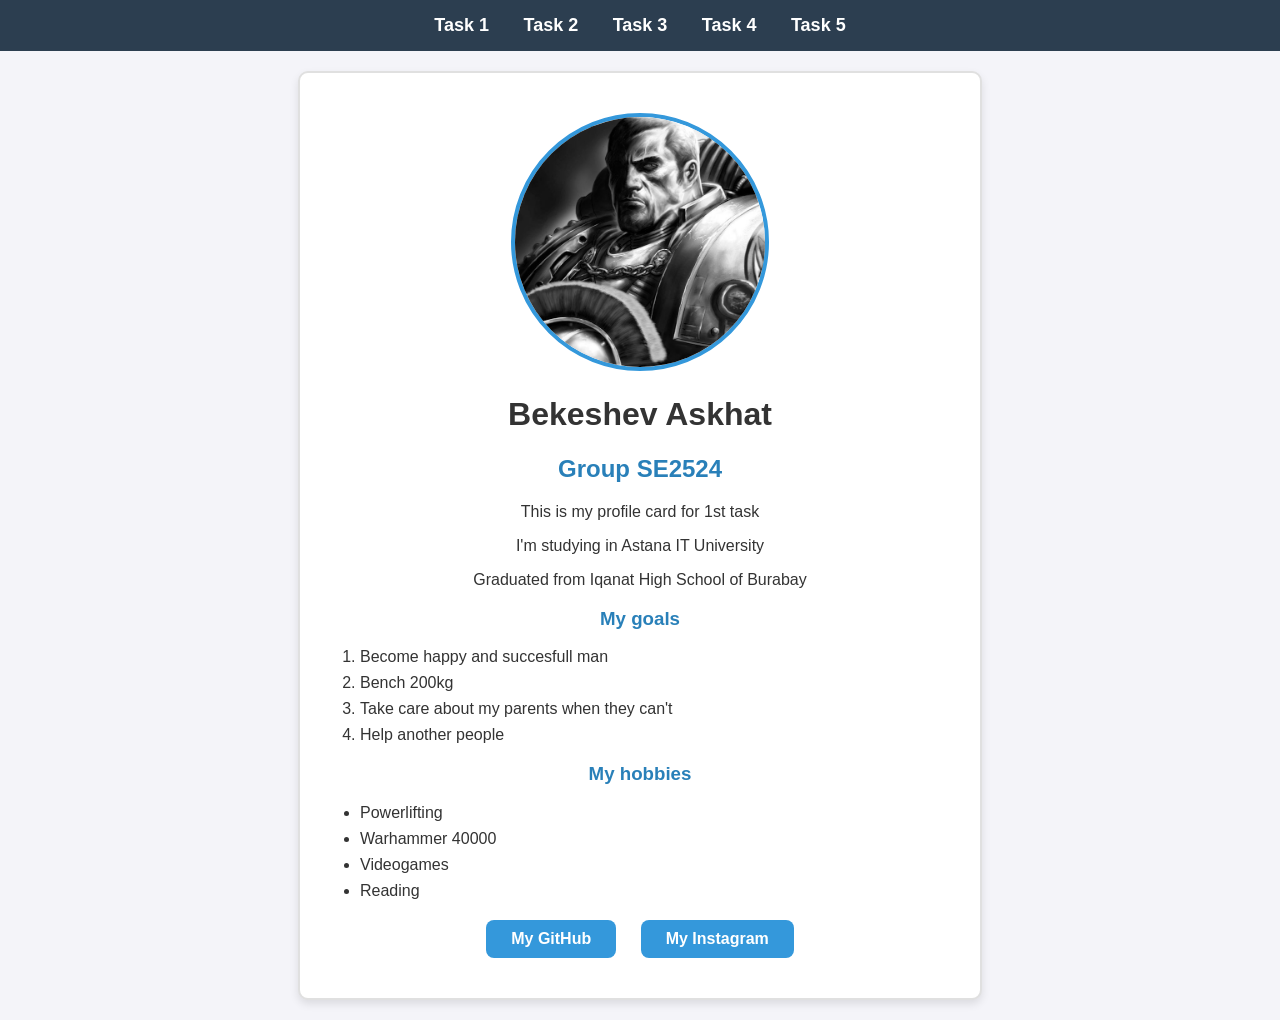
<file: index.html>
<!DOCTYPE html>

<html lang="ru">

<head>

<meta charset="UTF-8">

<meta name="viewport" content="width=device-width, initial-scale=1.0">

<title>Welcome to my profile card</title>

<link rel="stylesheet" href="styles.css">

</head>

<body>
    <nav>
        <a href="index.html">Task 1</a>
        <a href="task2.html">Task 2</a>
        <a href="task3.html">Task 3</a>
        <a href="task4.html">Task 4</a>
        <a href="task5.html">Task 5</a>
    </nav>


<div class="profile-card">

<img src="profile_image.jpg" alt="Photo" class="profile-img">

<h1 id="name">Bekeshev Askhat</h1>

<h2>Group SE2524</h2>


<p>This is my profile card for 1st task</p>
<p>I'm studying in Astana IT University</p>
<p>Graduated from Iqanat High School of Burabay</p>

<h3>My goals</h3>

<ol>

<li>Become happy and succesfull man</li>

<li>Bench 200kg</li>

<li>Take care about my parents when they can't</li>

<li> Help another people</li>

</ol>


<h3>My hobbies</h3>

<ul>

<li>Powerlifting</li>

<li>Warhammer 40000</li>

<li>Videogames</li>

<li>Reading</li>

</ul>


<div class="links-container">

<div class="social-links">
    <a href="https://github.com/SolomonDemeter07" target="_blank" class="blue-btn">My GitHub</a>
    <a href="https://www.instagram.com/askhat_241?stkn=MTdzdGlrcmo1bHh3aQ==" target="_blank" class="blue-btn">My Instagram</a>
</div>


</div>

</div>
</body>

</html>
</file>
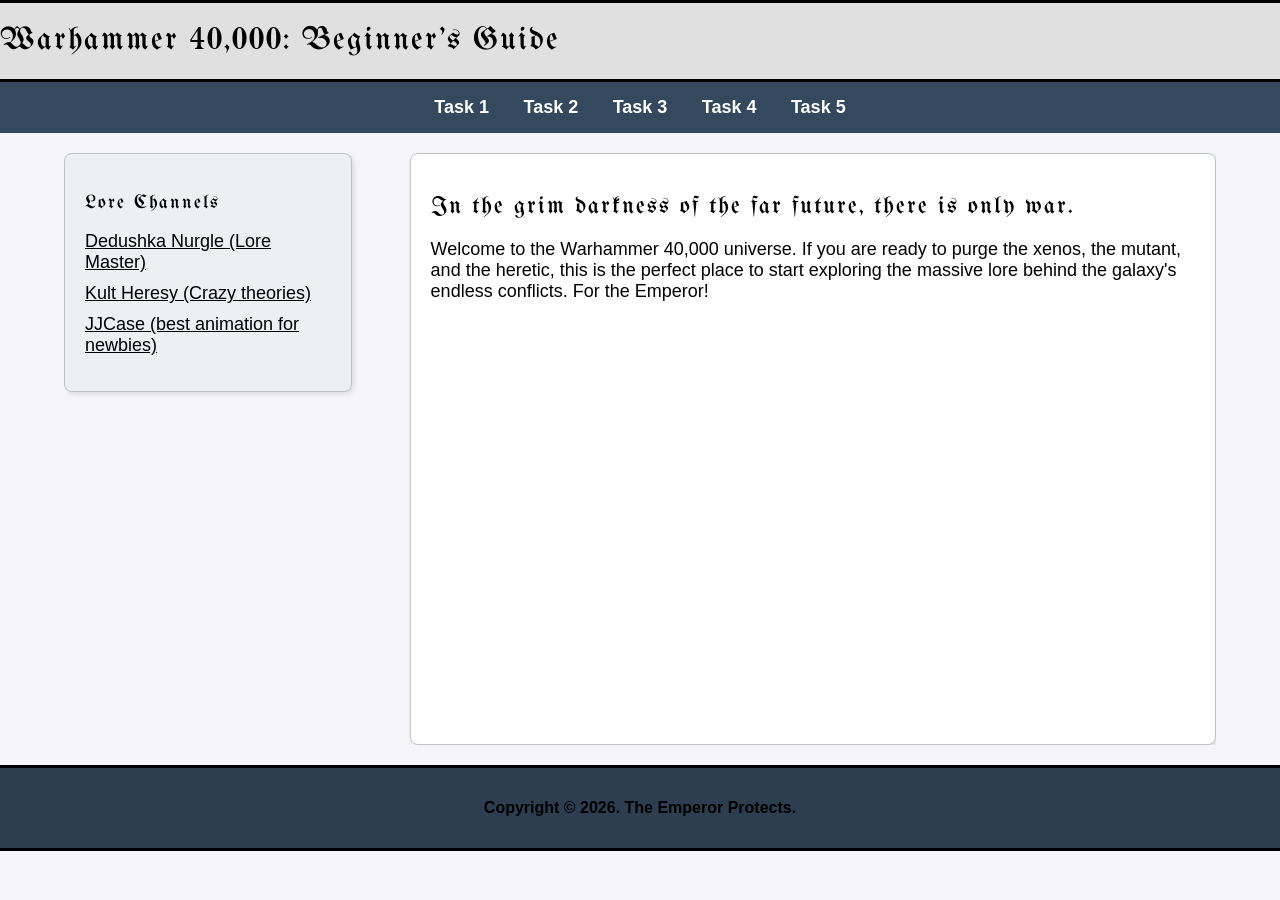
<file: task2.html>
<!DOCTYPE html>
<html lang="en">
<head>
    <meta charset="UTF-8">
    <meta name="viewport" content="width=device-width, initial-scale=1.0">
    <title>Task 2 - WH40K Beginner's Guide</title>
    <link rel="preconnect" href="https://fonts.googleapis.com">
    <link rel="preconnect" href="https://fonts.gstatic.com" crossorigin>
    <link href="https://fonts.googleapis.com/css2?family=UnifrakturMaguntia&display=swap" rel="stylesheet">
    <link rel="stylesheet" href="styles.css">
</head>
<body>

    <div class="task2-header">
        <h1>Warhammer 40,000: Beginner's Guide</h1>
    </div>

    <div class="task2-nav">
        <a href="index.html">Task 1</a>
        <a href="task2.html">Task 2</a>
        <a href="task3.html">Task 3</a>
        <a href="task4.html">Task 4</a>
        <a href="task5.html">Task 5</a>
    </div>

    <div class="layout-container">
        <div class="sidebar">
            <h3>Lore Channels</h3>
            <ul>
                <li><a href="https://www.youtube.com/@GamesAreLive" target="_blank">Dedushka Nurgle (Lore Master)</a></li>
                <li><a href="https://www.youtube.com/@KultHeresy" target="_blank">Kult Heresy (Crazy theories)</a></li>
                <li><a href="https://www.youtube.com/@JJCase" target="_blank">JJCase (best animation for newbies)</a></li>
            </ul>
        </div>

        <div class="aside-content">
            <h2>In the grim darkness of the far future, there is only war.</h2>
            <p>Welcome to the Warhammer 40,000 universe. If you are ready to purge the xenos, the mutant, and the heretic, this is the perfect place to start exploring the massive lore behind the galaxy's endless conflicts. For the Emperor!</p>
            <iframe width="100%" height="400" src="https://www.youtube.com/embed/EJsKS7vMeFA?si=N1V3kpCVxveBLa_f" title="YouTube video player" frameborder="0" allow="accelerometer; autoplay; clipboard-write; encrypted-media; gyroscope; picture-in-picture" allowfullscreen></iframe>
        </div>

    </div>

    <div class="task2-footer">
        <p>Copyright © 2026. The Emperor Protects.</p>
    </div>

</body>
</html>
</file>
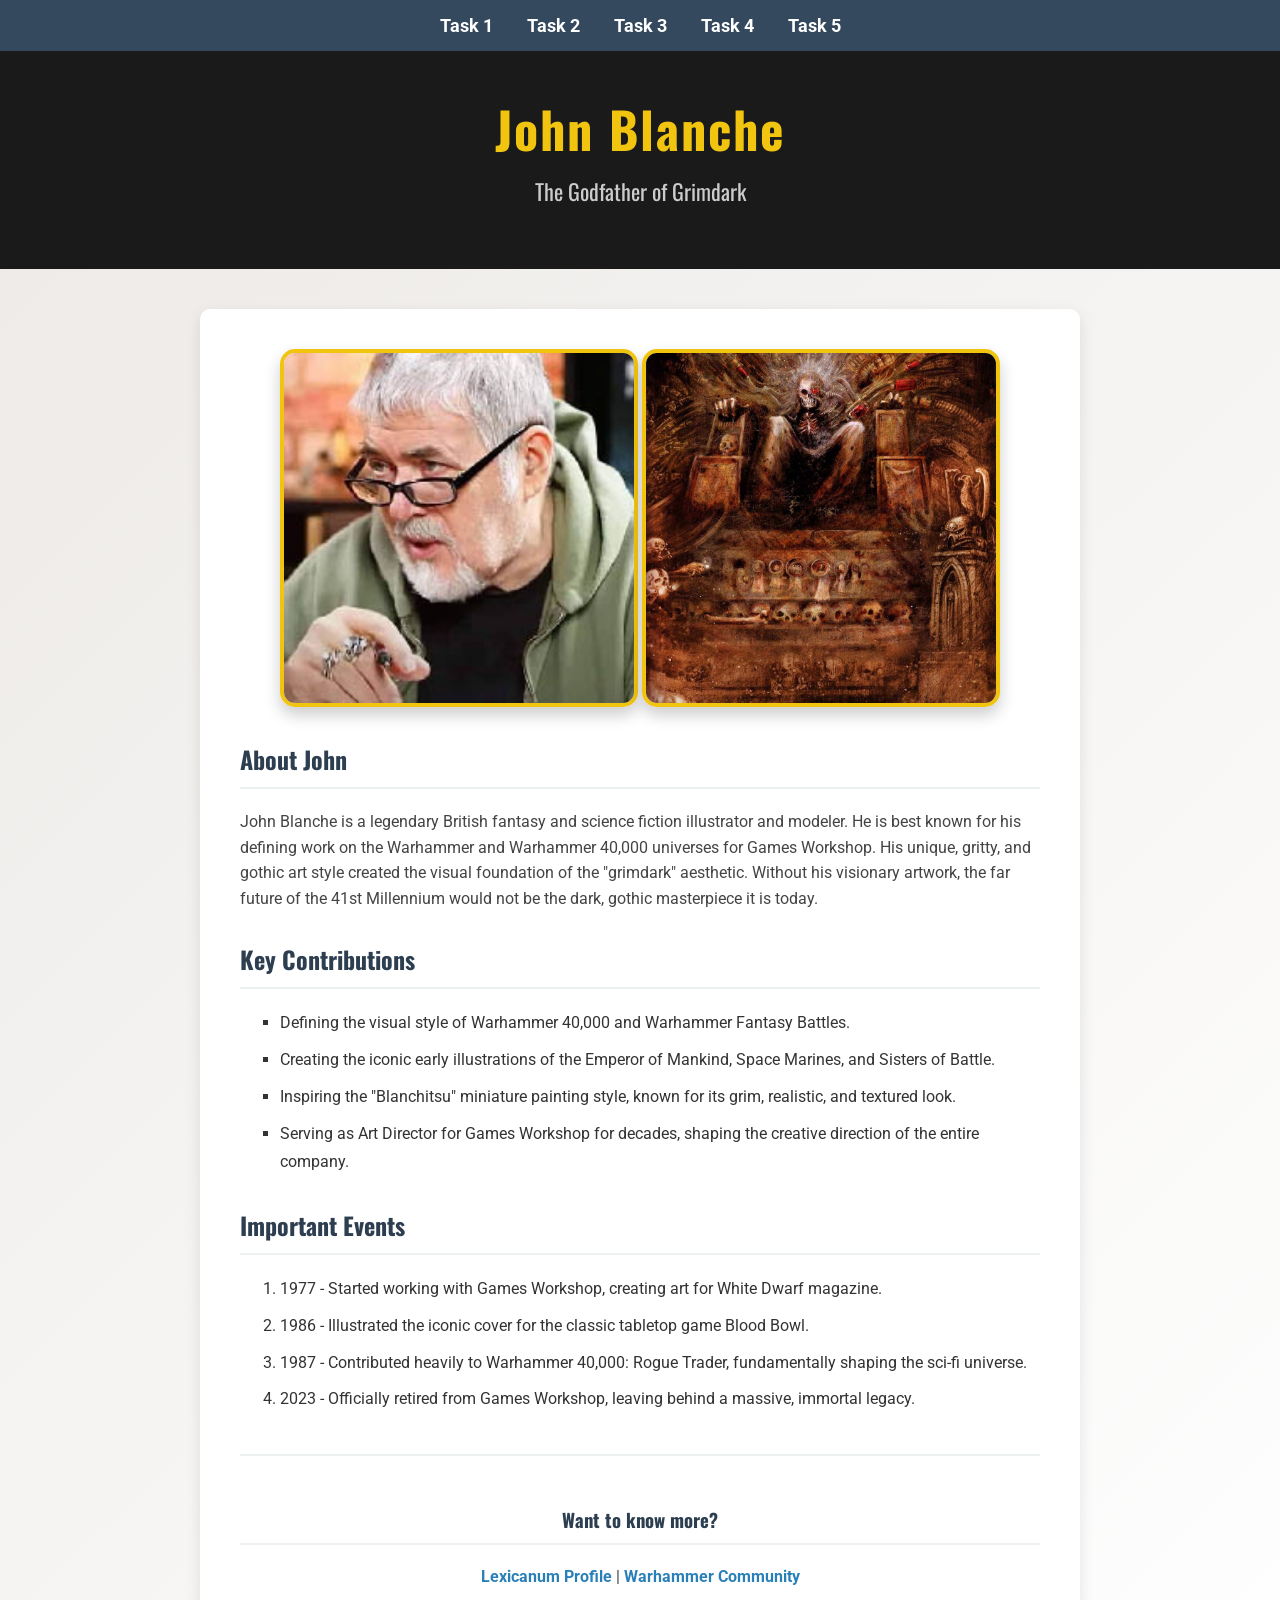
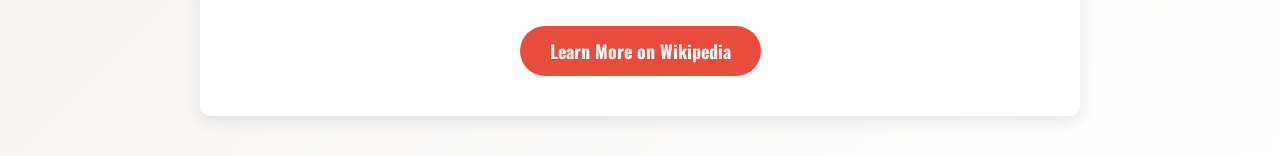
<file: task3.html>
<!DOCTYPE html>
<html lang="en">
<head>
    <meta charset="UTF-8">
    <meta name="viewport" content="width=device-width, initial-scale=1.0">
    <title>Task 3 - Tribute Page</title>
    <link rel="preconnect" href="https://fonts.googleapis.com">
    <link rel="preconnect" href="https://fonts.gstatic.com" crossorigin>
    <link href="https://fonts.googleapis.com/css2?family=Oswald:wght@500&family=Roboto:wght@400;700&display=swap" rel="stylesheet">
    
    <link rel="stylesheet" href="styles.css">
</head>
<body class="task3-body">

    <div class="task2-nav">
        <a href="index.html">Task 1</a>
        <a href="task2.html">Task 2</a>
        <a href="task3.html">Task 3</a>
        <a href="task4.html">Task 4</a>
        <a href="task5.html">Task 5</a>
    </div>

    <header class="tribute-header">
        <h1>John Blanche</h1>
        <h3>The Godfather of Grimdark</h3>
    </header>

    <main class="tribute-content">
        <div class="img-container double-images">
            <img src="John.jpg" alt="John Blanche Portrait" class="tribute-img">
            <img src="blanche.jpg" alt="Emperor on the Golden Throne" class="tribute-img">
        </div>

        <h2>About John</h2>
        <p>John Blanche is a legendary British fantasy and science fiction illustrator and modeler. He is best known for his defining work on the Warhammer and Warhammer 40,000 universes for Games Workshop. His unique, gritty, and gothic art style created the visual foundation of the "grimdark" aesthetic. Without his visionary artwork, the far future of the 41st Millennium would not be the dark, gothic masterpiece it is today.</p>

        <h2>Key Contributions</h2>
        <ul class="tribute-ul">
            <li>Defining the visual style of Warhammer 40,000 and Warhammer Fantasy Battles.</li>
            <li>Creating the iconic early illustrations of the Emperor of Mankind, Space Marines, and Sisters of Battle.</li>
            <li>Inspiring the "Blanchitsu" miniature painting style, known for its grim, realistic, and textured look.</li>
            <li>Serving as Art Director for Games Workshop for decades, shaping the creative direction of the entire company.</li>
        </ul>

        <h2>Important Events</h2>
        <ol class="tribute-ol">
            <li>1977 - Started working with Games Workshop, creating art for White Dwarf magazine.</li>
            <li>1986 - Illustrated the iconic cover for the classic tabletop game Blood Bowl.</li>
            <li>1987 - Contributed heavily to Warhammer 40,000: Rogue Trader, fundamentally shaping the sci-fi universe.</li>
            <li>2023 - Officially retired from Games Workshop, leaving behind a massive, immortal legacy.</li>
        </ol>

        <div class="links-section">
            <h3>Want to know more?</h3>
            <p>
                <a href="https://wh40k.lexicanum.com/wiki/John_Blanche" target="_blank">Lexicanum Profile</a> | 
                <a href="https://www.warhammer-community.com/" target="_blank">Warhammer Community</a>
            </p>
            <a href="https://en.wikipedia.org/wiki/John_Blanche" target="_blank" class="btn">Learn More on Wikipedia</a>
        </div>
    </main>

</body>
</html>
</file>
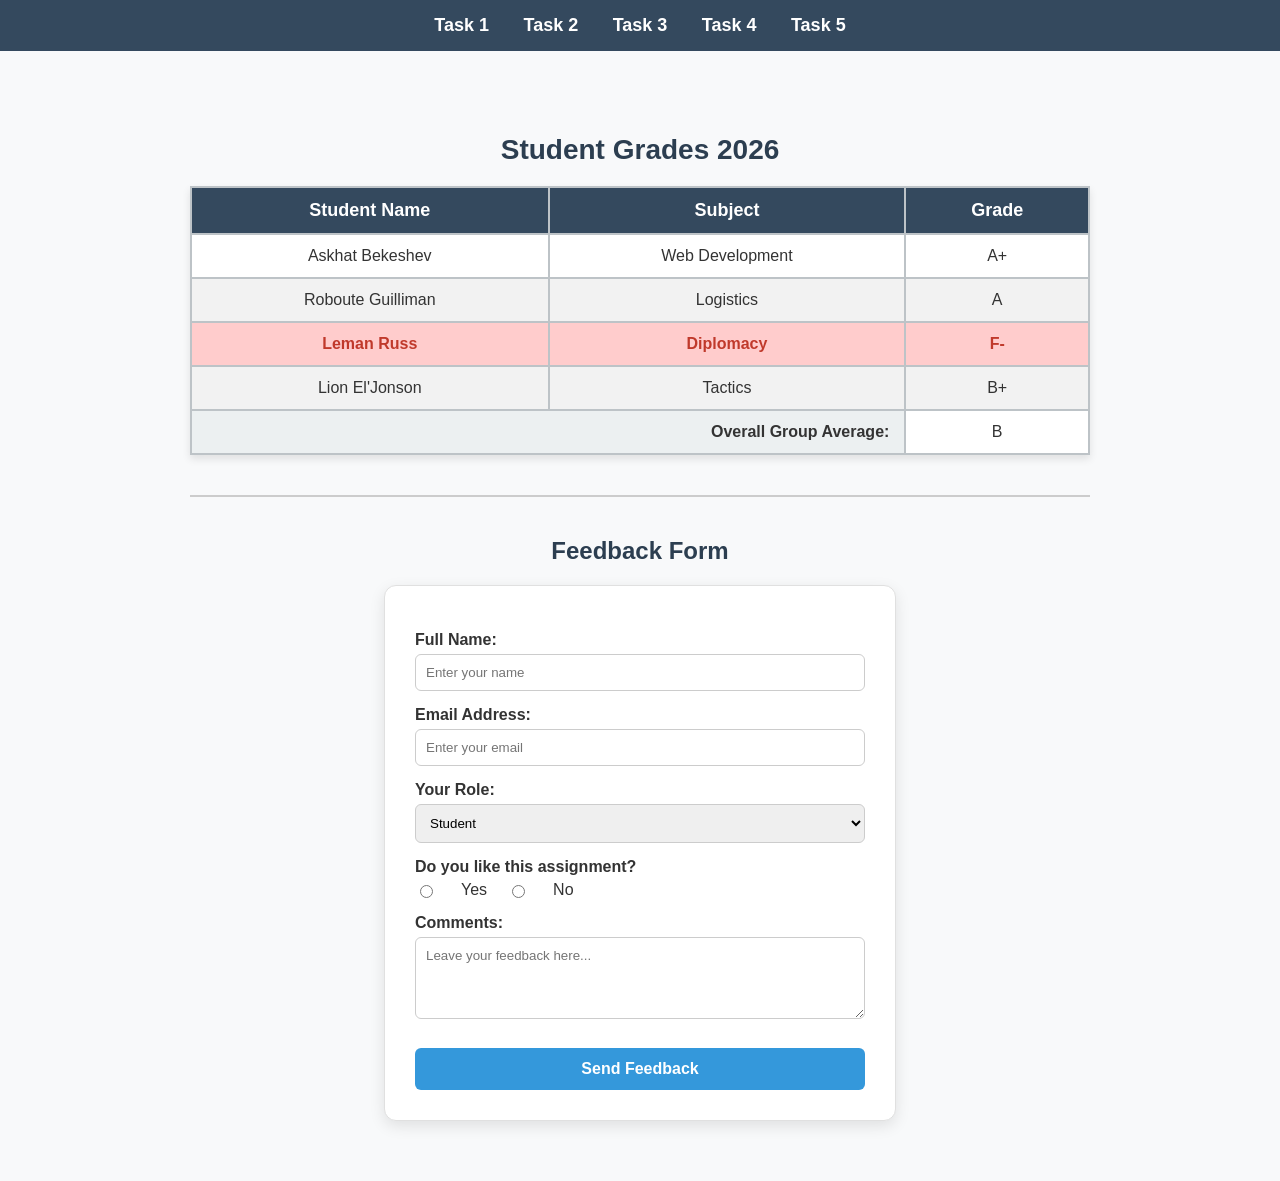
<file: task4.html>
<!DOCTYPE html>
<html lang="en">
<head>
    <meta charset="UTF-8">
    <meta name="viewport" content="width=device-width, initial-scale=1.0">
    <title>Task 4 - Table & Form</title>
    <link rel="stylesheet" href="styles.css">
</head>
<body class="task4-body">

    <div class="task2-nav">
        <a href="index.html">Task 1</a>
        <a href="task2.html">Task 2</a>
        <a href="task3.html">Task 3</a>
        <a href="task4.html">Task 4</a>
        <a href="task5.html">Task 5</a>
    </div>

    <main class="task4-content">
        <h2 id="table-heading">Student Grades 2026</h2>
        
        <table class="grades-table">
            <thead>
                <tr>
                    <th>Student Name</th>
                    <th>Subject</th>
                    <th>Grade</th>
                </tr>
            </thead>
            <tbody>
                <tr>
                    <td>Askhat Bekeshev</td>
                    <td>Web Development</td>
                    <td>A+</td>
                </tr>
                <tr>
                    <td>Roboute Guilliman</td>
                    <td>Logistics</td>
                    <td>A</td>
                </tr>
                <tr class="highlight-row">
                    <td>Leman Russ</td>
                    <td>Diplomacy</td>
                    <td>F-</td>
                </tr>
                <tr>
                    <td>Lion El'Jonson</td>
                    <td>Tactics</td>
                    <td>B+</td>
                </tr>
            </tbody>
            <tfoot>
                <tr>
                    <td colspan="2" class="merged-cell">Overall Group Average:</td>
                    <td>B</td>
                </tr>
            </tfoot>
        </table>

        <hr class="divider">

        <h2>Feedback Form</h2>
        
        <div class="form-container">
            <form action="#">

                <label for="name">Full Name:</label>
                <input type="text" id="name" name="name" placeholder="Enter your name" required>

                <label for="email">Email Address:</label>
                <input type="email" id="email" name="email" placeholder="Enter your email" required>

                <label for="role">Your Role:</label>
                <select id="role" name="role">
                    <option value="student">Student</option>
                    <option value="teacher">Teacher</option>
                    <option value="inquisitor">Inquisitor</option>
                    <option value="other">Other</option>
                </select>

                <label>Do you like this assignment?</label>
                <div class="radio-group">
                    <input type="radio" id="yes" name="like_task" value="yes">
                    <label for="yes" class="radio-label">Yes</label>
                    
                    <input type="radio" id="no" name="like_task" value="no">
                    <label for="no" class="radio-label">No</label>
                </div>

                <label for="comments">Comments:</label>
                <textarea id="comments" name="comments" rows="4" placeholder="Leave your feedback here..."></textarea>
                <button type="submit" class="submit-btn">Send Feedback</button>

            </form>
        </div>

    </main>

</body>
</html>
</file>
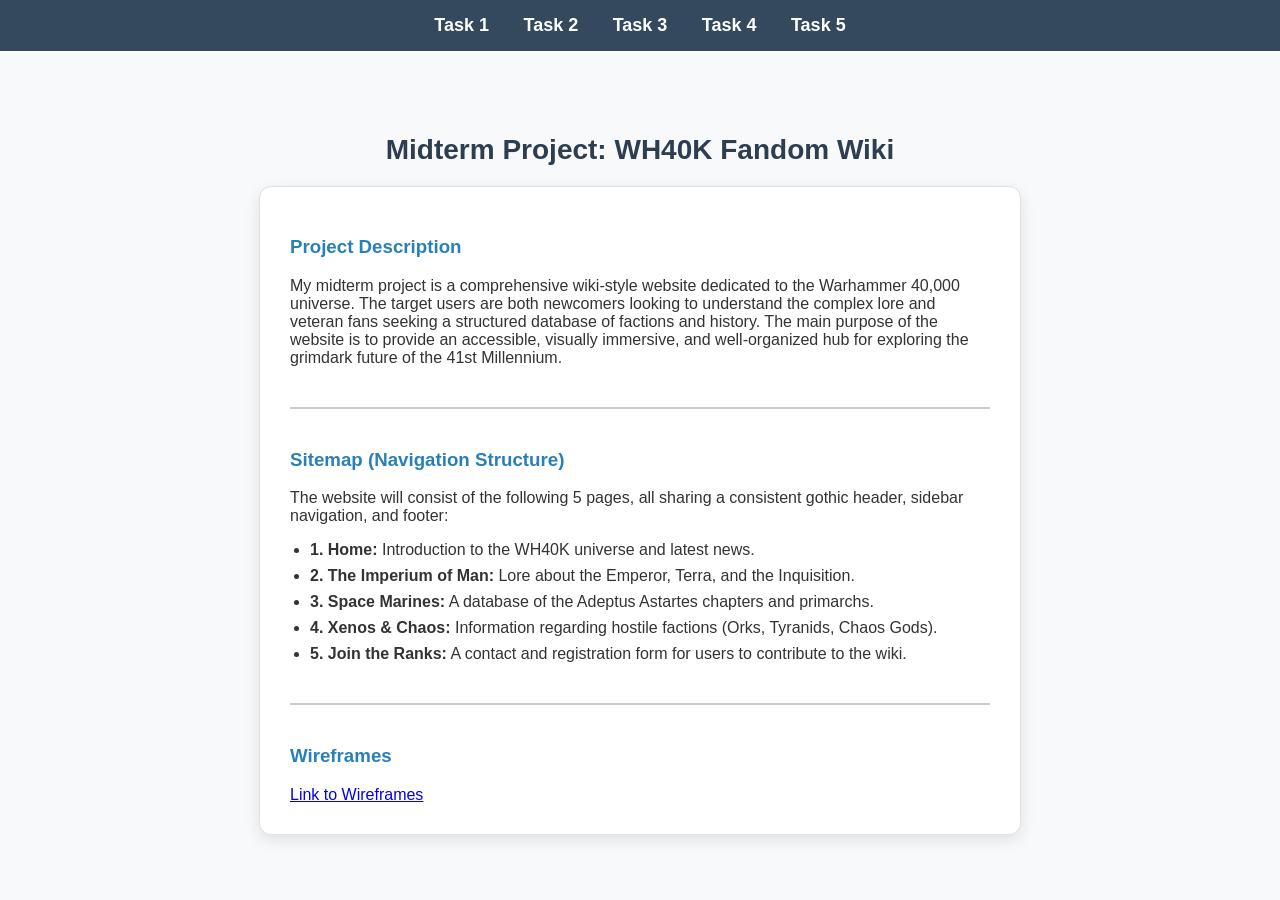
<file: task5.html>
<!DOCTYPE html>
<html lang="en">
<head>
    <meta charset="UTF-8">
    <meta name="viewport" content="width=device-width, initial-scale=1.0">
    <title>Task 5 - Midterm Wireframe</title>
    <link rel="stylesheet" href="styles.css">
</head>
<body class="task4-body">

    <div class="task2-nav">
        <a href="index.html">Task 1</a>
        <a href="task2.html">Task 2</a>
        <a href="task3.html">Task 3</a>
        <a href="task4.html">Task 4</a>
        <a href="task5.html">Task 5</a>
    </div>

    <main class="task4-content">
        
        <h2 id="table-heading">Midterm Project: WH40K Fandom Wiki</h2>

        <div class="form-container" style="width: 100%; max-width: 700px;">
            <h3>Project Description</h3>
            <p>My midterm project is a comprehensive wiki-style website dedicated to the Warhammer 40,000 universe. The target users are both newcomers looking to understand the complex lore and veteran fans seeking a structured database of factions and history. The main purpose of the website is to provide an accessible, visually immersive, and well-organized hub for exploring the grimdark future of the 41st Millennium.</p>
            
            <hr class="divider">

            <h3>Sitemap (Navigation Structure)</h3>
            <p>The website will consist of the following 5 pages, all sharing a consistent gothic header, sidebar navigation, and footer:</p>
            <ul>
                <li><strong>1. Home:</strong> Introduction to the WH40K universe and latest news.</li>
                <li><strong>2. The Imperium of Man:</strong> Lore about the Emperor, Terra, and the Inquisition.</li>
                <li><strong>3. Space Marines:</strong> A database of the Adeptus Astartes chapters and primarchs.</li>
                <li><strong>4. Xenos & Chaos:</strong> Information regarding hostile factions (Orks, Tyranids, Chaos Gods).</li>
                <li><strong>5. Join the Ranks:</strong> A contact and registration form for users to contribute to the wiki.</li>
            </ul>
            
            <hr class="divider">

            <h3>Wireframes</h3>
            <a href="https://wireframe.cc/rQcfyh" target="_blank">Link to Wireframes</a>
    
        </div>

    </main>

</body>
</html>
</file>
<file: styles.css>
body {
    background-color: #f4f4f9;
    font-family: 'Segoe UI', Tahoma, Geneva, Verdana, sans-serif;
    color: #333333;
    margin: 0;
    padding: 0;
}

nav {
    background-color: #2c3e50;
    padding: 15px;
    text-align: center;
}

nav a {
    color: white;
    text-decoration: none;
    margin: 0 15px;
    font-size: 18px;
    font-weight: bold;
}

a:hover {
    color: #3498db;
}

#main-title {
    text-align: center;
    color: #2c3e50;
    margin-top: 20px;
}

.profile-card {
    background-color: white;
    width: 600px; 
    max-width: 90%; 
    margin: 20px auto;
    padding: 40px;
    border: 2px solid #e0e0e0;
    border-radius: 10px;
    text-align: center;
    box-shadow: 0 4px 8px rgba(0, 0, 0, 0.1);
}

.profile-img {
    max-width: 100%;
    width: 250px; 
    height: 250px; 
    border-radius: 50%;
    object-fit: cover; 
    border: 4px solid #3498db;
}

.description {
    font-style: italic;
    color: #666;
    font-size: 14px;
}

.content {
    max-width: 800px;
    margin: 0 auto;
    padding: 20px 40px;
    background-color: white;
    border: 1px solid #ccc;
    border-radius: 8px;
    margin-bottom: 40px;
}

h2, h3 {
    color: #2980b9;
}

ul, ol {
    text-align: left;
    margin: 15px 0;
    padding-left: 20px;
}

li {
    text-align: left;
    margin-bottom: 8px;
    font-size: 16px;

}
.social-links {
    margin-top: 20px;
}

.blue-btn {
    display: inline-block;
    background-color: #3498db; 
    color: white !important;
    padding: 10px 25px;
    text-decoration: none; 
    border-radius: 8px; 
    font-weight: bold;
    margin: 0 10px; 
    transition: background-color 0.3s; 
}

.blue-btn:hover {
    background-color: #2980b9; 
}





   /* TASK 2 */

.task2-header h1, .aside-content h2, .sidebar h3 {
    font-family: 'UnifrakturMaguntia', serif;
    color: black !important;
    font-weight: normal;
    letter-spacing: 2px; 
}

.aside-content p {
    color: black;
    font-size: 18px;
    font-weight: 500;
}

.sidebar a {
    color: black;
    font-size: 18px;
}

.sidebar a:hover {
    color: #8b0000; 
}

.task2-header, .task2-footer {
    background-color: #e0e0e0;
    color: black;
    border-bottom: 3px solid black;
    border-top: 3px solid black;
}
.task2-footer p {
    color: black;
    font-weight: bold;
}

.task2-nav {
    background-color: #34495e;
    padding: 15px;
    text-align: center;
}

.task2-nav a {
    color: white;
    text-decoration: none;
    margin: 0 15px;
    font-size: 18px;
    font-weight: bold;
}

.task2-nav a:hover {
    color: #e74c3c;
}
.layout-container {
    width: 90%;
    margin: 20px auto;
    overflow: hidden; 
}

.sidebar {
    float: left;
    width: 25%;
    background-color: #ecf0f1;
    padding: 20px;
    box-sizing: border-box;
    border: 1px solid #bdc3c7;
    border-radius: 8px;
    box-shadow: 2px 2px 5px rgba(0,0,0,0.1);
}

.sidebar ul {
    list-style-type: none;
    padding: 0;
}

.sidebar li {
    margin-bottom: 10px;
}
.aside-content {
    float: right;
    width: 70%; 
    background-color: #ffffff;
    padding: 20px;
    box-sizing: border-box;
    border: 1px solid #bdc3c7;
    border-radius: 8px;
    box-shadow: 2px 2px 5px rgba(0,0,0,0.1);
}

.task2-footer {
    clear: both;
    background-color: #2c3e50;
    color: white;
    text-align: center;
    padding: 15px;
    margin-top: 20px;
}











/* TASK 3 */
.task3-body {
    background: linear-gradient(135deg, #ece9e6, #ffffff);
    font-family: 'Roboto', sans-serif;
    margin: 0;
    padding: 0;
}

.tribute-header {
    background-color: #1a1a1a;
    color: #f1c40f; 
    padding: 40px 20px;
    text-align: center;
    font-family: 'Oswald', sans-serif;
}

.tribute-header h1 {
    margin: 0;
    font-size: 50px;
    letter-spacing: 2px;
}

.tribute-header h3 {
    margin-top: 10px;
    font-size: 22px;
    color: #cccccc;
    font-weight: normal;
}

.tribute-content {
    max-width: 800px;
    margin: 40px auto;
    padding: 40px;
    background-color: #ffffff;
    box-shadow: 0 5px 15px rgba(0,0,0,0.1);
    border-radius: 10px;
}

.img-container {
    text-align: center;
    margin-bottom: 30px;
}

.tribute-img {
    max-width: 100%;
    width: 300px;
    border-radius: 15px;
    box-shadow: 0 8px 16px rgba(0,0,0,0.2);
    border: 4px solid #f1c40f;
}

.double-images {
    justify-content: center; 
    align-items: center; 
    margin-bottom: 30px;
}


.double-images .tribute-img {
    width: 45%;
    max-width: 350px;
    height: 350px;
    object-fit: cover;
    border-radius: 15px;
    box-shadow: 0 8px 16px rgba(0,0,0,0.2);
    border: 4px solid #f1c40f;
}

.tribute-content h2, .tribute-content h3 {
    font-family: 'Oswald', sans-serif;
    color: #2c3e50;
    border-bottom: 2px solid #ecf0f1;
    padding-bottom: 10px;
    margin-top: 30px;
}

.tribute-content p {
    font-size: 16px;
    line-height: 1.6;
    color: #444444;
}

.tribute-ul, .tribute-ol {
    margin-left: 20px;
    line-height: 1.8;
    font-size: 16px;
}

.tribute-ul {
    list-style-type: square;
}

.links-section {
    margin-top: 40px;
    text-align: center;
    border-top: 2px solid #ecf0f1;
    padding-top: 20px;
}

.links-section a {
    color: #2980b9;
    text-decoration: none;
    font-weight: bold;
}

.links-section a:hover {
    text-decoration: underline;
}

.links-section .btn {
    display: inline-block;
    margin-top: 20px;
    padding: 12px 30px;
    background-color: #e74c3c;
    color: white;
    border-radius: 25px;
    text-decoration: none;
    font-family: 'Oswald', sans-serif;
    font-size: 18px;
    transition: background-color 0.3s ease, transform 0.2s;
}

.links-section .btn:hover {
    background-color: #c0392b;
    text-decoration: none;
    transform: translateY(-3px); 
}









/*TASK 4*/

.task4-body {
    background-color: #f8f9fa;
    font-family: 'Segoe UI', Tahoma, Geneva, Verdana, sans-serif;
    margin: 0;
}

.task4-content {
    max-width: 900px;
    margin: 40px auto;
    padding: 20px;
}

#table-heading {
    text-align: center;
    color: #2c3e50;
    font-size: 28px;
    margin-bottom: 20px;
}

.grades-table {
    width: 100%;
    border-collapse: collapse;
    margin-bottom: 40px;
    background-color: white;
    box-shadow: 0 4px 8px rgba(0,0,0,0.1);
}

.grades-table th, .grades-table td {
    border: 2px solid #bdc3c7;
    padding: 12px 15px;
    text-align: center;
}

.grades-table th {
    background-color: #34495e;
    color: white;
    font-size: 18px;
}

.grades-table tbody tr:nth-child(even) {
    background-color: #f2f2f2;
}

.highlight-row {
    background-color: #ffcccc !important;
    font-weight: bold;
    color: #c0392b;
}

.merged-cell {
    text-align: right !important;
    font-weight: bold;
    background-color: #ecf0f1;
}

.divider {
    border: 0;
    height: 2px;
    background: #ccc;
    margin: 40px 0;
}

.task4-content h2 {
    text-align: center;
    color: #2c3e50;
}

.form-container {
    width: 450px;
    margin: 0 auto;
    background-color: #ffffff;
    padding: 30px;
    border-radius: 12px;
    box-shadow: 0 5px 15px rgba(0,0,0,0.1);
    border: 1px solid #e0e0e0;
}

.form-container label {
    font-weight: bold;
    display: block;
    margin-top: 15px;
    margin-bottom: 5px;
    color: #333;
}

.form-container input[type="text"],
.form-container input[type="email"],
.form-container select,
.form-container textarea {
    width: 100%;
    padding: 10px;
    border: 1px solid #ccc;
    border-radius: 6px;
    box-sizing: border-box;
    font-family: inherit;
}

.radio-group {
    display: flex;
    gap: 20px;
    margin-bottom: 10px;
}

.radio-group label.radio-label {
    display: inline;
    font-weight: normal;
    margin: 0 0 0 5px;
}

.submit-btn {
    width: 100%;
    background-color: #3498db;
    color: white;
    padding: 12px;
    margin-top: 25px;
    border: none;
    border-radius: 6px;
    font-size: 16px;
    font-weight: bold;
    cursor: pointer;
    transition: background-color 0.3s;
}

.submit-btn:hover {
    background-color: #2980b9;
}
</file>
